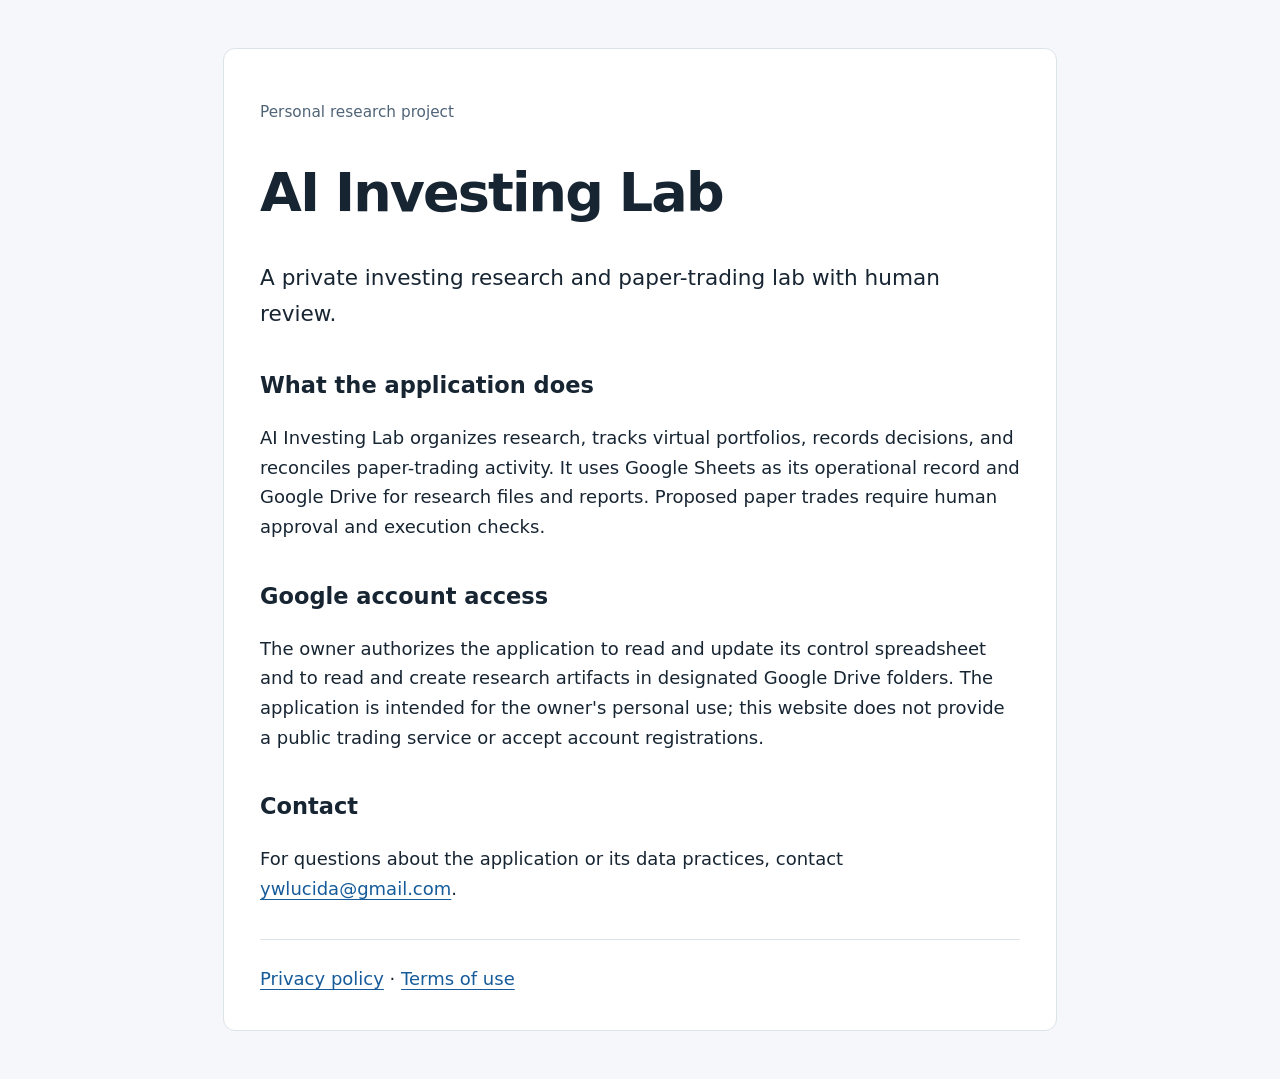
<file: index.html>
<!doctype html>
<html lang="en"><head><meta charset="utf-8"><meta name="viewport" content="width=device-width, initial-scale=1"><title>AI Investing Lab</title><link rel="stylesheet" href="style.css"></head>
<body><main><p class="eyebrow">Personal research project</p><h1>AI Investing Lab</h1><p class="lead">A private investing research and paper-trading lab with human review.</p><h2>What the application does</h2><p>AI Investing Lab organizes research, tracks virtual portfolios, records decisions, and reconciles paper-trading activity. It uses Google Sheets as its operational record and Google Drive for research files and reports. Proposed paper trades require human approval and execution checks.</p><h2>Google account access</h2><p>The owner authorizes the application to read and update its control spreadsheet and to read and create research artifacts in designated Google Drive folders. The application is intended for the owner's personal use; this website does not provide a public trading service or accept account registrations.</p><h2>Contact</h2><p>For questions about the application or its data practices, contact <a href="mailto:ywlucida@gmail.com">ywlucida@gmail.com</a>.</p><footer><a href="privacy.html">Privacy policy</a> · <a href="terms.html">Terms of use</a></footer></main></body></html>
</file>
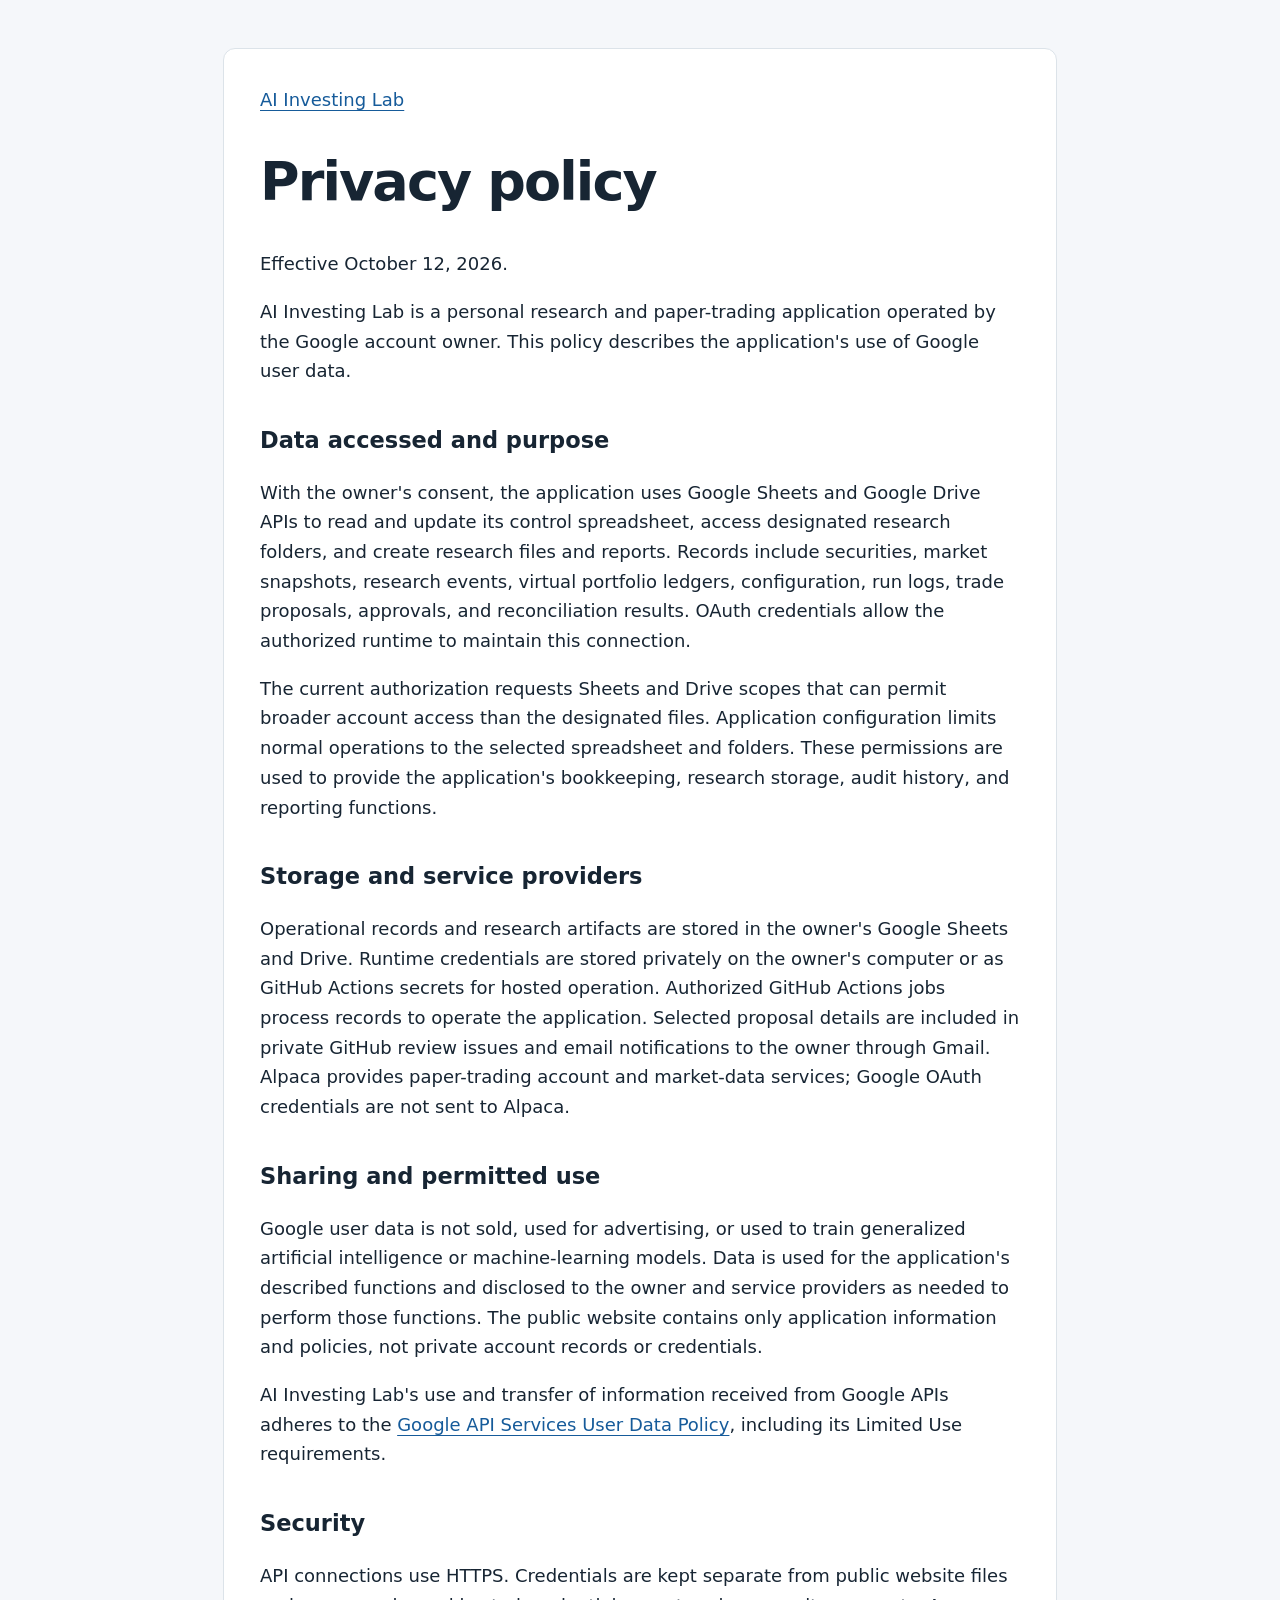
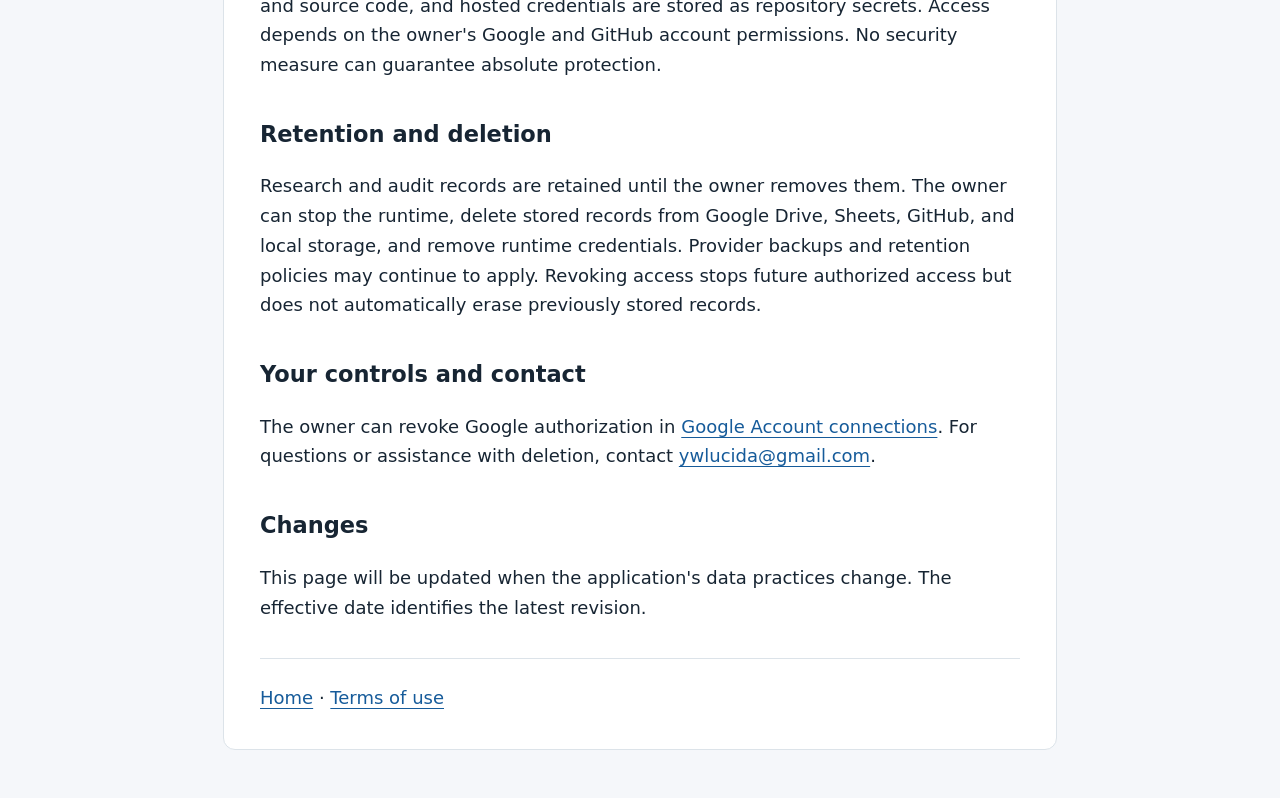
<file: privacy.html>
<!doctype html>
<html lang="en"><head><meta charset="utf-8"><meta name="viewport" content="width=device-width, initial-scale=1"><title>Privacy policy — AI Investing Lab</title><link rel="stylesheet" href="style.css"></head><body><main><a href="index.html">AI Investing Lab</a><h1>Privacy policy</h1><p>Effective October 12, 2026.</p><p>AI Investing Lab is a personal research and paper-trading application operated by the Google account owner. This policy describes the application's use of Google user data.</p><h2>Data accessed and purpose</h2><p>With the owner's consent, the application uses Google Sheets and Google Drive APIs to read and update its control spreadsheet, access designated research folders, and create research files and reports. Records include securities, market snapshots, research events, virtual portfolio ledgers, configuration, run logs, trade proposals, approvals, and reconciliation results. OAuth credentials allow the authorized runtime to maintain this connection.</p><p>The current authorization requests Sheets and Drive scopes that can permit broader account access than the designated files. Application configuration limits normal operations to the selected spreadsheet and folders. These permissions are used to provide the application's bookkeeping, research storage, audit history, and reporting functions.</p><h2>Storage and service providers</h2><p>Operational records and research artifacts are stored in the owner's Google Sheets and Drive. Runtime credentials are stored privately on the owner's computer or as GitHub Actions secrets for hosted operation. Authorized GitHub Actions jobs process records to operate the application. Selected proposal details are included in private GitHub review issues and email notifications to the owner through Gmail. Alpaca provides paper-trading account and market-data services; Google OAuth credentials are not sent to Alpaca.</p><h2>Sharing and permitted use</h2><p>Google user data is not sold, used for advertising, or used to train generalized artificial intelligence or machine-learning models. Data is used for the application's described functions and disclosed to the owner and service providers as needed to perform those functions. The public website contains only application information and policies, not private account records or credentials.</p><p>AI Investing Lab's use and transfer of information received from Google APIs adheres to the <a href="https://developers.google.com/terms/api-services-user-data-policy">Google API Services User Data Policy</a>, including its Limited Use requirements.</p><h2>Security</h2><p>API connections use HTTPS. Credentials are kept separate from public website files and source code, and hosted credentials are stored as repository secrets. Access depends on the owner's Google and GitHub account permissions. No security measure can guarantee absolute protection.</p><h2>Retention and deletion</h2><p>Research and audit records are retained until the owner removes them. The owner can stop the runtime, delete stored records from Google Drive, Sheets, GitHub, and local storage, and remove runtime credentials. Provider backups and retention policies may continue to apply. Revoking access stops future authorized access but does not automatically erase previously stored records.</p><h2>Your controls and contact</h2><p>The owner can revoke Google authorization in <a href="https://myaccount.google.com/connections">Google Account connections</a>. For questions or assistance with deletion, contact <a href="mailto:ywlucida@gmail.com">ywlucida@gmail.com</a>.</p><h2>Changes</h2><p>This page will be updated when the application's data practices change. The effective date identifies the latest revision.</p><footer><a href="index.html">Home</a> · <a href="terms.html">Terms of use</a></footer></main></body></html>
</file>
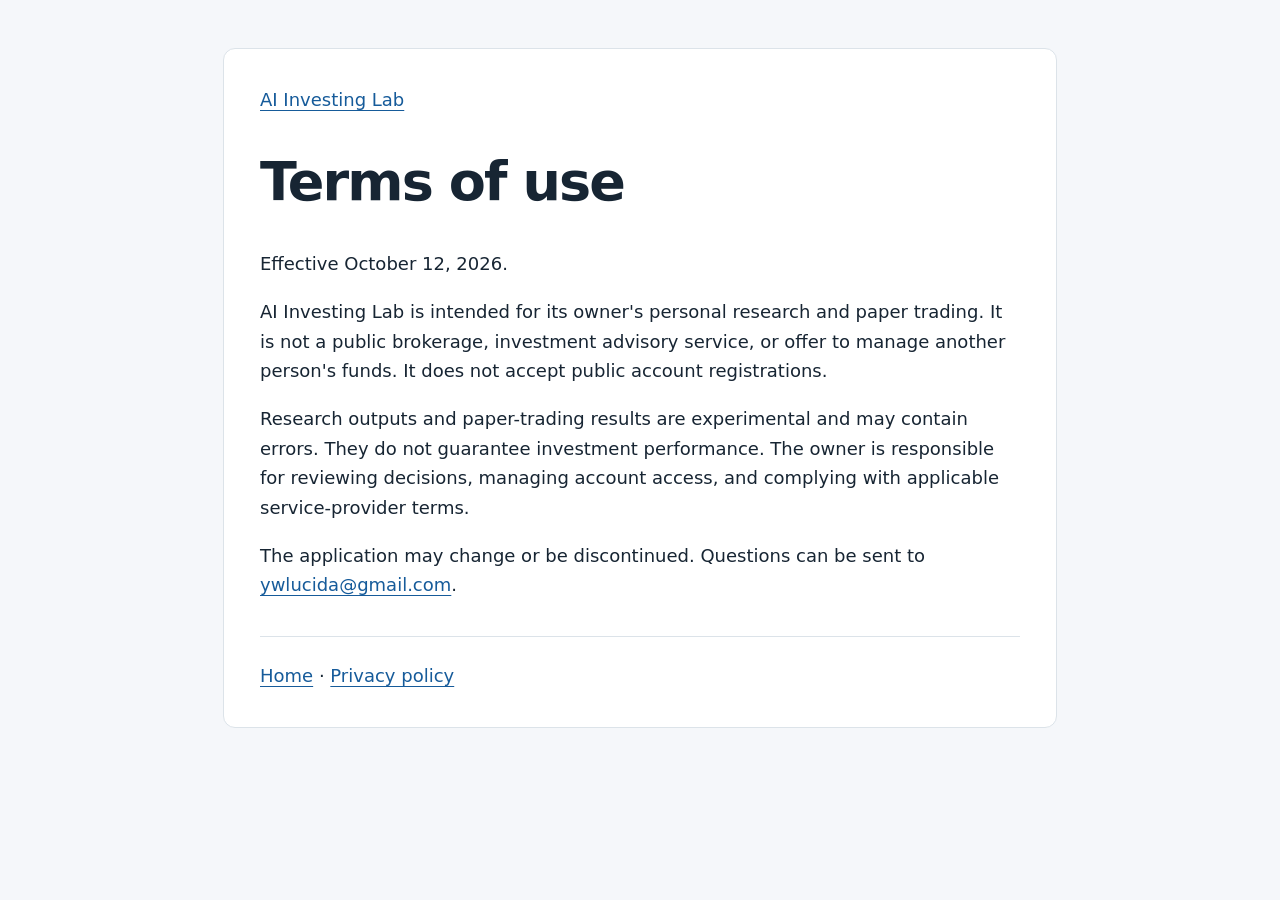
<file: terms.html>
<!doctype html>
<html lang="en"><head><meta charset="utf-8"><meta name="viewport" content="width=device-width, initial-scale=1"><title>Terms of use — AI Investing Lab</title><link rel="stylesheet" href="style.css"></head><body><main><a href="index.html">AI Investing Lab</a><h1>Terms of use</h1><p>Effective October 12, 2026.</p><p>AI Investing Lab is intended for its owner's personal research and paper trading. It is not a public brokerage, investment advisory service, or offer to manage another person's funds. It does not accept public account registrations.</p><p>Research outputs and paper-trading results are experimental and may contain errors. They do not guarantee investment performance. The owner is responsible for reviewing decisions, managing account access, and complying with applicable service-provider terms.</p><p>The application may change or be discontinued. Questions can be sent to <a href="mailto:ywlucida@gmail.com">ywlucida@gmail.com</a>.</p><footer><a href="index.html">Home</a> · <a href="privacy.html">Privacy policy</a></footer></main></body></html>
</file>
<file: style.css>
html { color-scheme: light; background: #f5f7fa; color: #172533; font: 18px/1.65 system-ui, sans-serif; } body { margin: 0; } main { max-width: 760px; margin: 48px auto; padding: 36px; background: white; border: 1px solid #dce3e9; border-radius: 12px; } h1 { font-size: clamp(2rem, 6vw, 3rem); line-height: 1.15; letter-spacing: -.035em; } h2 { font-size: 1.25rem; margin-top: 2rem; } a { color: #165b9a; text-underline-offset: .2em; } .eyebrow { color: #506477; font-size: .85rem; } .lead { font-size: 1.2rem; } footer { border-top: 1px solid #dce3e9; padding-top: 24px; margin-top: 36px; } @media (max-width: 600px) { main { margin: 16px; padding: 24px; } }
</file>
